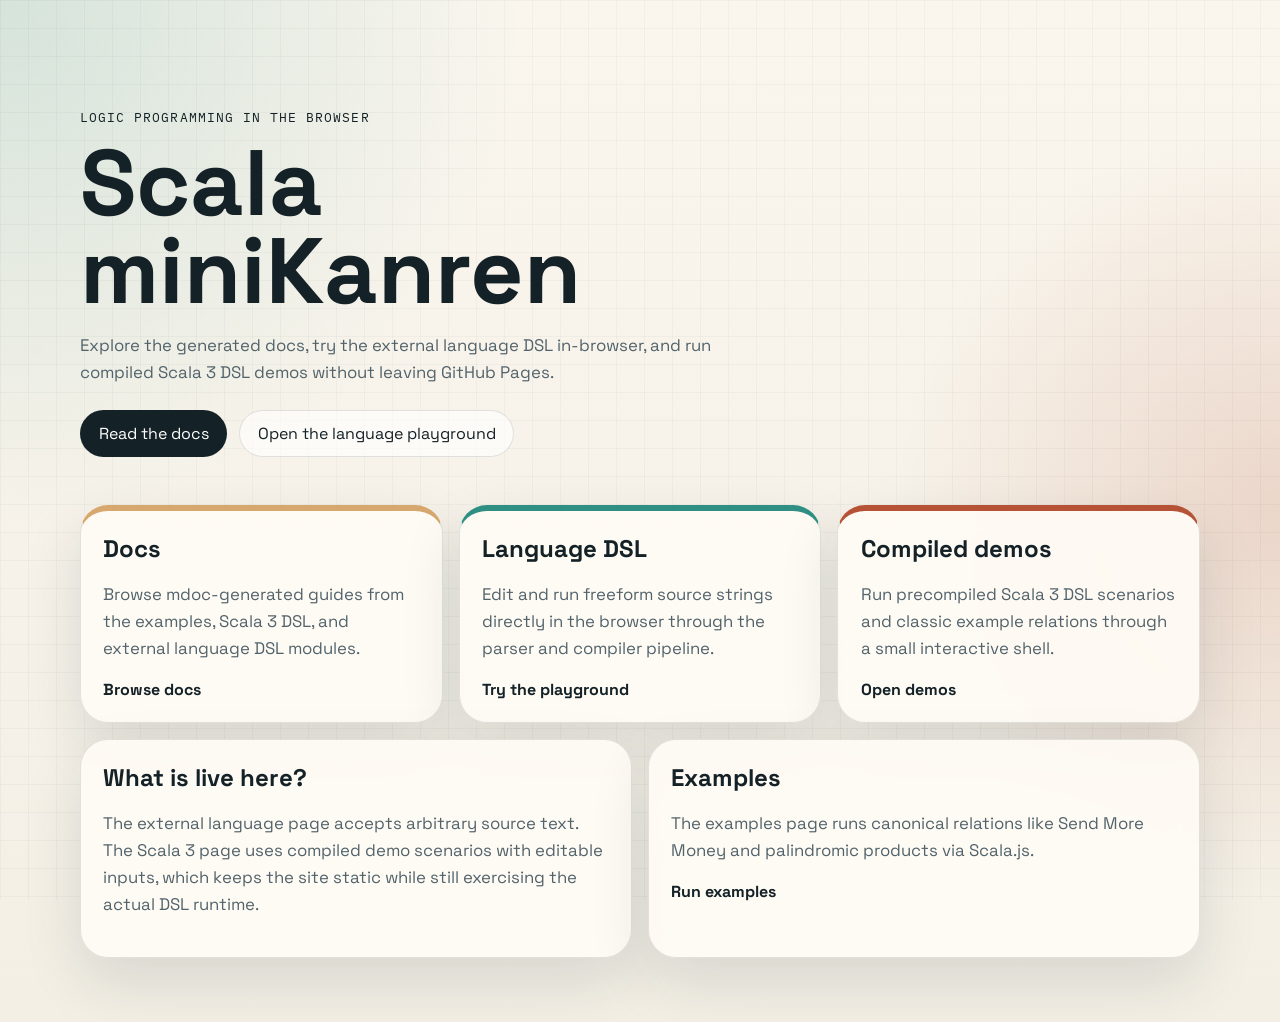
<file: website/index.html>
<!DOCTYPE html>
<html lang="en">
<head>
  <meta charset="UTF-8">
  <meta name="viewport" content="width=device-width, initial-scale=1.0">
  <title>Scala miniKanren</title>
  <link rel="preconnect" href="https://fonts.googleapis.com">
  <link rel="preconnect" href="https://fonts.gstatic.com" crossorigin>
  <link href="https://fonts.googleapis.com/css2?family=Space+Grotesk:wght@400;500;700&family=IBM+Plex+Mono:wght@400;500&display=swap" rel="stylesheet">
  <link rel="stylesheet" href="assets/site.css">
</head>
<body class="landing-page">
  <main class="shell">
    <section class="hero">
      <p class="eyebrow">Logic Programming In The Browser</p>
      <h1>Scala miniKanren</h1>
      <p class="lede">Explore the generated docs, try the external language DSL in-browser, and run compiled Scala 3 DSL demos without leaving GitHub Pages.</p>
      <div class="hero-actions">
        <a class="button primary" href="docs/index.html">Read the docs</a>
        <a class="button secondary" href="demos/lang.html">Open the language playground</a>
      </div>
    </section>

    <section class="grid three-up">
      <article class="card accent-sand">
        <h2>Docs</h2>
        <p>Browse mdoc-generated guides from the examples, Scala 3 DSL, and external language DSL modules.</p>
        <a href="docs/index.html">Browse docs</a>
      </article>
      <article class="card accent-teal">
        <h2>Language DSL</h2>
        <p>Edit and run freeform source strings directly in the browser through the parser and compiler pipeline.</p>
        <a href="demos/lang.html">Try the playground</a>
      </article>
      <article class="card accent-rust">
        <h2>Compiled demos</h2>
        <p>Run precompiled Scala 3 DSL scenarios and classic example relations through a small interactive shell.</p>
        <a href="demos/scala3.html">Open demos</a>
      </article>
    </section>

    <section class="grid two-up">
      <article class="card wide">
        <h2>What is live here?</h2>
        <p>The external language page accepts arbitrary source text. The Scala 3 page uses compiled demo scenarios with editable inputs, which keeps the site static while still exercising the actual DSL runtime.</p>
      </article>
      <article class="card wide">
        <h2>Examples</h2>
        <p>The examples page runs canonical relations like Send More Money and palindromic products via Scala.js.</p>
        <a href="demos/examples.html">Run examples</a>
      </article>
    </section>
  </main>
</body>
</html>
</file>
<file: website/assets/site.css>
:root {
  --bg: #f3efe5;
  --surface: rgba(255, 252, 245, 0.9);
  --surface-strong: #fffaf0;
  --text: #142126;
  --muted: #53636b;
  --line: rgba(20, 33, 38, 0.12);
  --sand: #d7a86e;
  --teal: #2f8f83;
  --rust: #b65336;
  --shadow: 0 24px 60px rgba(20, 33, 38, 0.12);
}

* {
  box-sizing: border-box;
}

body {
  margin: 0;
  min-height: 100vh;
  font-family: "Space Grotesk", sans-serif;
  color: var(--text);
  background:
    radial-gradient(circle at top left, rgba(47, 143, 131, 0.18), transparent 32%),
    radial-gradient(circle at right, rgba(182, 83, 54, 0.18), transparent 28%),
    linear-gradient(180deg, #faf6ee 0%, var(--bg) 100%);
}

body.landing-page::before {
  content: "";
  position: fixed;
  inset: 0;
  background-image: linear-gradient(rgba(20, 33, 38, 0.03) 1px, transparent 1px), linear-gradient(90deg, rgba(20, 33, 38, 0.03) 1px, transparent 1px);
  background-size: 28px 28px;
  pointer-events: none;
}

.shell {
  width: min(1120px, calc(100vw - 2rem));
  margin: 0 auto;
  padding: 2rem 0 4rem;
}

.hero,
.card,
.page-header {
  position: relative;
  z-index: 1;
}

.hero {
  padding: 4rem 0 2rem;
}

.eyebrow,
.result-label,
.control-label,
.mono,
.subtle,
.status {
  font-family: "IBM Plex Mono", monospace;
}

.eyebrow,
.result-label,
.control-label {
  font-size: 0.82rem;
  letter-spacing: 0.08em;
  text-transform: uppercase;
}

h1,
 h2 {
  margin: 0;
}

h1 {
  max-width: 12ch;
  font-size: clamp(3rem, 8vw, 5.8rem);
  line-height: 0.95;
}

.lede,
.page-header p,
.card p {
  max-width: 60ch;
  color: var(--muted);
  font-size: 1.05rem;
  line-height: 1.6;
}

.hero-actions,
.toolbar {
  display: flex;
  gap: 0.75rem;
  flex-wrap: wrap;
  margin-top: 1.5rem;
}

.button,
.card a,
.back-link {
  text-decoration: none;
}

.button {
  display: inline-flex;
  align-items: center;
  justify-content: center;
  min-height: 2.75rem;
  padding: 0.75rem 1.1rem;
  border-radius: 999px;
  border: 1px solid transparent;
  font: inherit;
  cursor: pointer;
}

.button.primary {
  background: var(--text);
  color: #fff;
}

.button.secondary {
  border-color: var(--line);
  color: var(--text);
  background: rgba(255, 255, 255, 0.62);
}

.grid {
  display: grid;
  gap: 1rem;
  margin-top: 1rem;
}

.three-up {
  grid-template-columns: repeat(3, minmax(0, 1fr));
}

.two-up {
  grid-template-columns: repeat(2, minmax(0, 1fr));
}

.card,
.page-header {
  background: var(--surface);
  border: 1px solid var(--line);
  border-radius: 28px;
  box-shadow: var(--shadow);
  backdrop-filter: blur(14px);
}

.card {
  padding: 1.4rem;
}

.page-stack {
  display: grid;
  gap: 1rem;
}

.page-header {
  padding: 1.4rem;
}

.card a,
.back-link {
  color: var(--text);
  font-weight: 700;
}

.accent-sand {
  border-top: 6px solid var(--sand);
}

.accent-teal {
  border-top: 6px solid var(--teal);
}

.accent-rust {
  border-top: 6px solid var(--rust);
}

.playground-layout {
  display: grid;
  grid-template-columns: minmax(0, 1.2fr) minmax(280px, 0.8fr);
  gap: 1rem;
}

.single-runner {
  grid-template-columns: repeat(2, minmax(0, 1fr));
}

.playground-card,
.results-card {
  min-height: 420px;
}

.editor,
.select-input,
.output {
  width: 100%;
  border-radius: 20px;
  border: 1px solid var(--line);
  background: rgba(20, 33, 38, 0.04);
  color: var(--text);
  font: inherit;
}

.editor,
.output {
  min-height: 280px;
  padding: 1rem;
  font-family: "IBM Plex Mono", monospace;
  font-size: 0.95rem;
  line-height: 1.5;
}

.output {
  white-space: pre-wrap;
}

.select-input {
  padding: 0.8rem 1rem;
  margin: 0.5rem 0 1rem;
}

.status,
.subtle {
  color: var(--muted);
}

.docs-grid .card {
  min-height: 170px;
}

.docs-comparison h2 {
  margin-bottom: 0.5rem;
}

.docs-table-wrap {
  overflow-x: auto;
  margin-top: 0.8rem;
}

.docs-table {
  width: 100%;
  border-collapse: collapse;
  min-width: 780px;
}

.docs-table th,
.docs-table td {
  text-align: left;
  vertical-align: top;
  border-bottom: 1px solid var(--line);
  padding: 0.8rem 0.7rem;
}

.docs-table th {
  font-size: 0.8rem;
  text-transform: uppercase;
  letter-spacing: 0.08em;
  color: var(--muted);
}

.hint-pop {
  display: inline-block;
  border: 1px solid var(--line);
  border-radius: 12px;
  padding: 0.2rem 0.55rem;
  background: rgba(20, 33, 38, 0.04);
}

.hint-pop summary {
  cursor: pointer;
  list-style: none;
  font-family: "IBM Plex Mono", monospace;
  font-size: 0.78rem;
  text-transform: uppercase;
  letter-spacing: 0.06em;
}

.hint-pop summary::-webkit-details-marker {
  display: none;
}

.hint-pop[open] {
  background: rgba(47, 143, 131, 0.08);
}

.hint-pop p {
  margin: 0.45rem 0 0;
  color: var(--text);
  font-size: 0.92rem;
  line-height: 1.5;
  max-width: 40ch;
}

.hint-pop.block {
  display: block;
  margin: 0.8rem 0;
  padding: 0.55rem 0.7rem;
}

.markdown-card {
  padding: 1.75rem;
}

.markdown-card h1,
.markdown-card h2,
.markdown-card h3 {
  max-width: none;
  margin-top: 1.4rem;
  font-size: revert;
  line-height: 1.2;
}

.markdown-card pre {
  overflow-x: auto;
  padding: 1rem;
  border-radius: 18px;
  background: rgba(20, 33, 38, 0.06);
}

.markdown-card code {
  font-family: "IBM Plex Mono", monospace;
}

@media (max-width: 900px) {
  .three-up,
  .two-up,
  .playground-layout,
  .single-runner {
    grid-template-columns: 1fr;
  }

  .hero {
    padding-top: 2rem;
  }

  h1 {
    max-width: none;
  }
}
</file>
